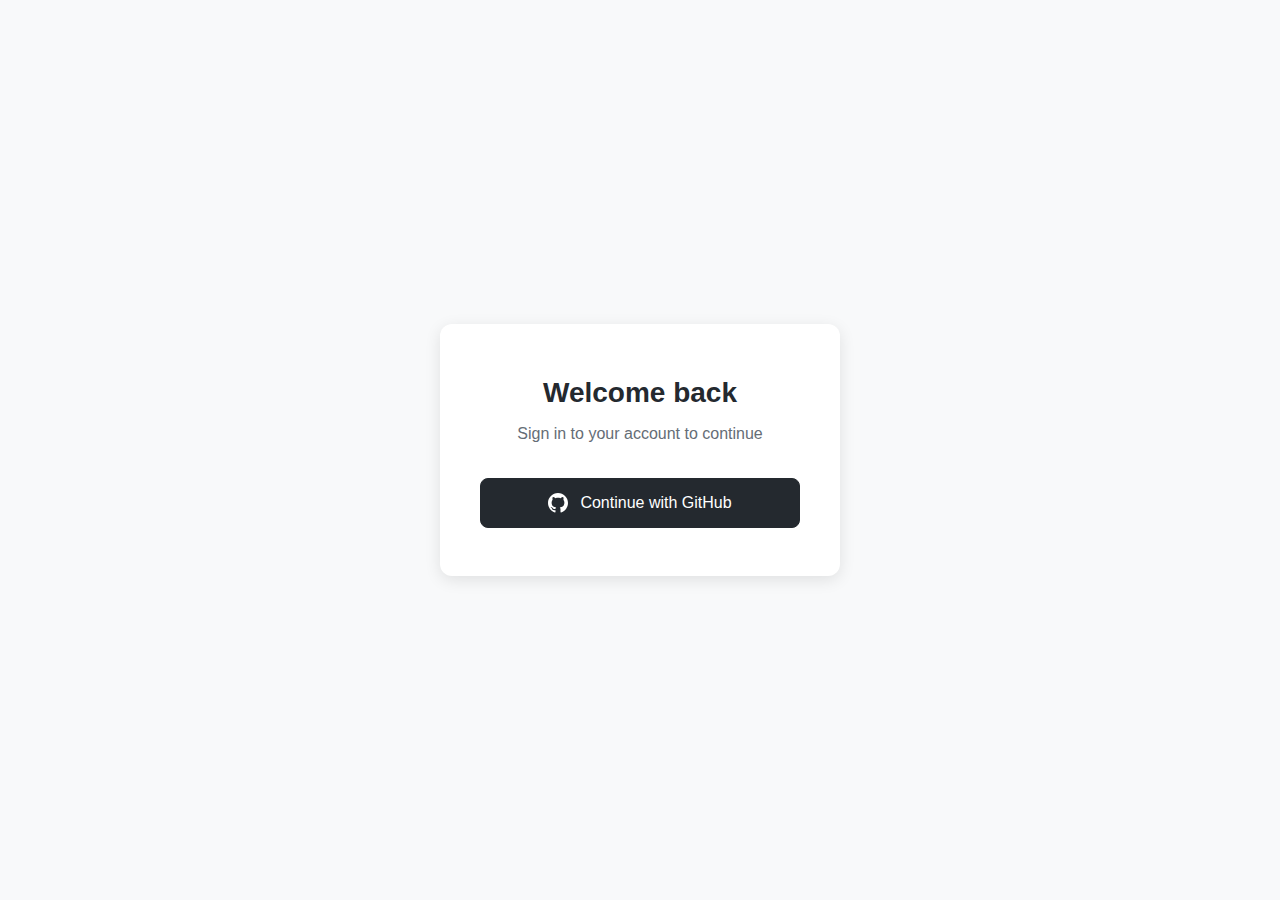
<file: frontend/login.html>
<html lang="en">
<head>
    <meta charset="UTF-8">
    <meta name="viewport" content="width=device-width, initial-scale=1.0">
    <link href="assets/css/login.css" rel="stylesheet">
    <script src="assets/js/login_page.js"></script>
    <title>Sign In - Your App</title>
</head>
<body>
    <div class="login-container">
        <h1 class="login-title">Welcome back</h1>
        <p class="login-subtitle">Sign in to your account to continue</p>
        
        <button class="github-button">
            <svg class="github-icon" viewBox="0 0 24 24" xmlns="http://www.w3.org/2000/svg">
                <path d="M12 0c-6.626 0-12 5.373-12 12 0 5.302 3.438 9.8 8.207 11.387.599.111.793-.261.793-.577v-2.234c-3.338.726-4.033-1.416-4.033-1.416-.546-1.387-1.333-1.756-1.333-1.756-1.089-.745.083-.729.083-.729 1.205.084 1.839 1.237 1.839 1.237 1.07 1.834 2.807 1.304 3.492.997.107-.775.418-1.305.762-1.604-2.665-.305-5.467-1.334-5.467-5.931 0-1.311.469-2.381 1.236-3.221-.124-.303-.535-1.524.117-3.176 0 0 1.008-.322 3.301 1.23.957-.266 1.983-.399 3.003-.404 1.02.005 2.047.138 3.006.404 2.291-1.552 3.297-1.23 3.297-1.23.653 1.653.242 2.874.118 3.176.77.84 1.235 1.911 1.235 3.221 0 4.609-2.807 5.624-5.479 5.921.43.372.823 1.102.823 2.222v3.293c0 .319.192.694.801.576 4.765-1.589 8.199-6.086 8.199-11.386 0-6.627-5.373-12-12-12z"/>
            </svg>
            Continue with GitHub
        </button>
    </div>
</body>
</html>
</file>
<file: frontend/assets/css/login.css>
* {
    margin: 0;
    padding: 0;
    box-sizing: border-box;
}

body {
    font-family: -apple-system, BlinkMacSystemFont, 'Segoe UI', 'Roboto', 'Helvetica Neue', Arial, sans-serif;
    background-color: #f8f9fa;
    min-height: 100vh;
    display: flex;
    align-items: center;
    justify-content: center;
    color: #24292f;
    line-height: 1.5;
}

.login-container {
    background: white;
    padding: 48px 40px;
    border-radius: 12px;
    box-shadow: 0 4px 16px rgba(0, 0, 0, 0.1);
    text-align: center;
    max-width: 400px;
    width: 100%;
    margin: 20px;
}

.login-title {
    font-size: 28px;
    font-weight: 600;
    margin-bottom: 8px;
    color: #24292f;
}

.login-subtitle {
    font-size: 16px;
    color: #656d76;
    margin-bottom: 32px;
    font-weight: 400;
}

.github-button {
    display: inline-flex;
    align-items: center;
    justify-content: center;
    width: 100%;
    padding: 14px 24px;
    background-color: #24292f;
    color: white;
    text-decoration: none;
    border-radius: 8px;
    font-size: 16px;
    font-weight: 500;
    transition: all 0.2s ease;
    border: 1px solid #24292f;
    gap: 12px;
}

.github-button:hover {
    background-color: #1c2128;
    border-color: #1c2128;
    transform: translateY(-1px);
    box-shadow: 0 6px 20px rgba(0, 0, 0, 0.15);
}

.github-button:active {
    transform: translateY(0);
    box-shadow: 0 2px 8px rgba(0, 0, 0, 0.1);
}

.github-icon {
    width: 20px;
    height: 20px;
    fill: currentColor;
}

@media (max-width: 480px) {
    .login-container {
        padding: 36px 24px;
        margin: 16px;
    }
    
    .login-title {
        font-size: 24px;
    }
    
    .login-subtitle {
        font-size: 15px;
        margin-bottom: 28px;
    }
}
</file>
